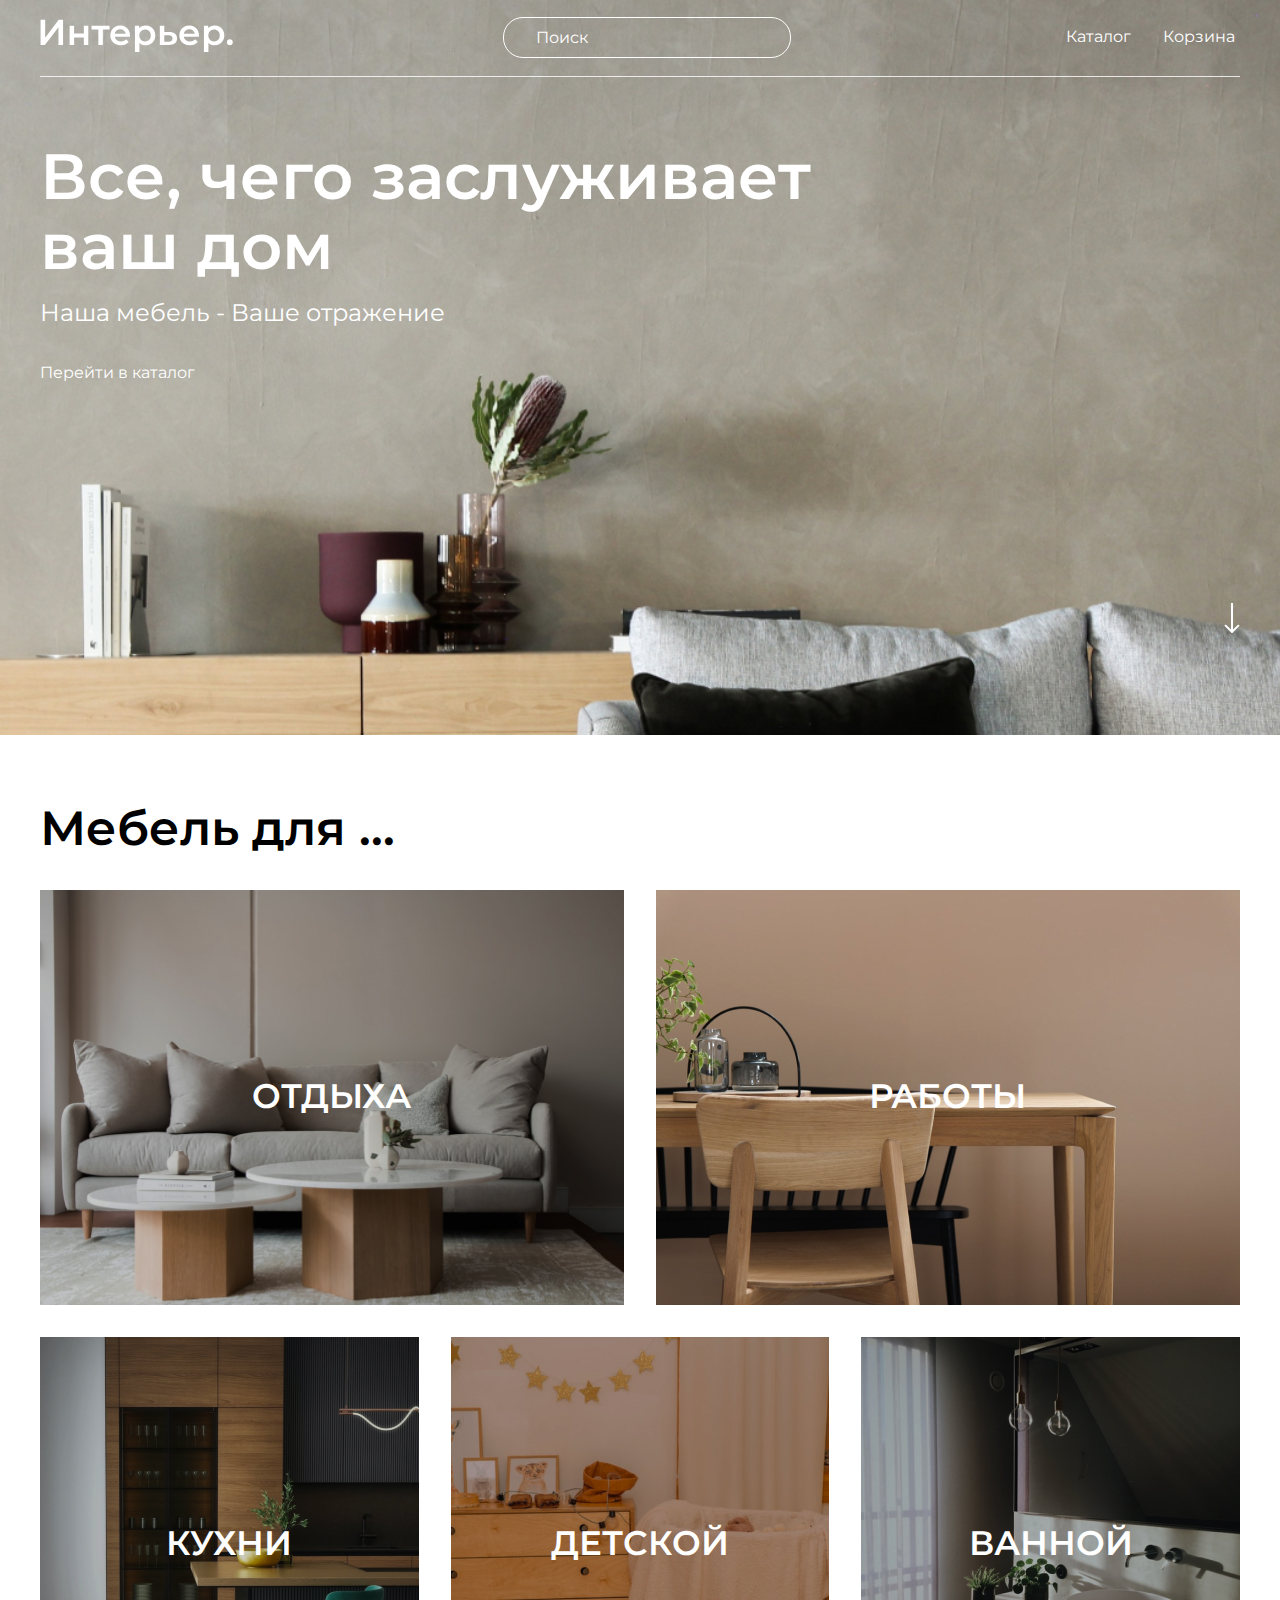
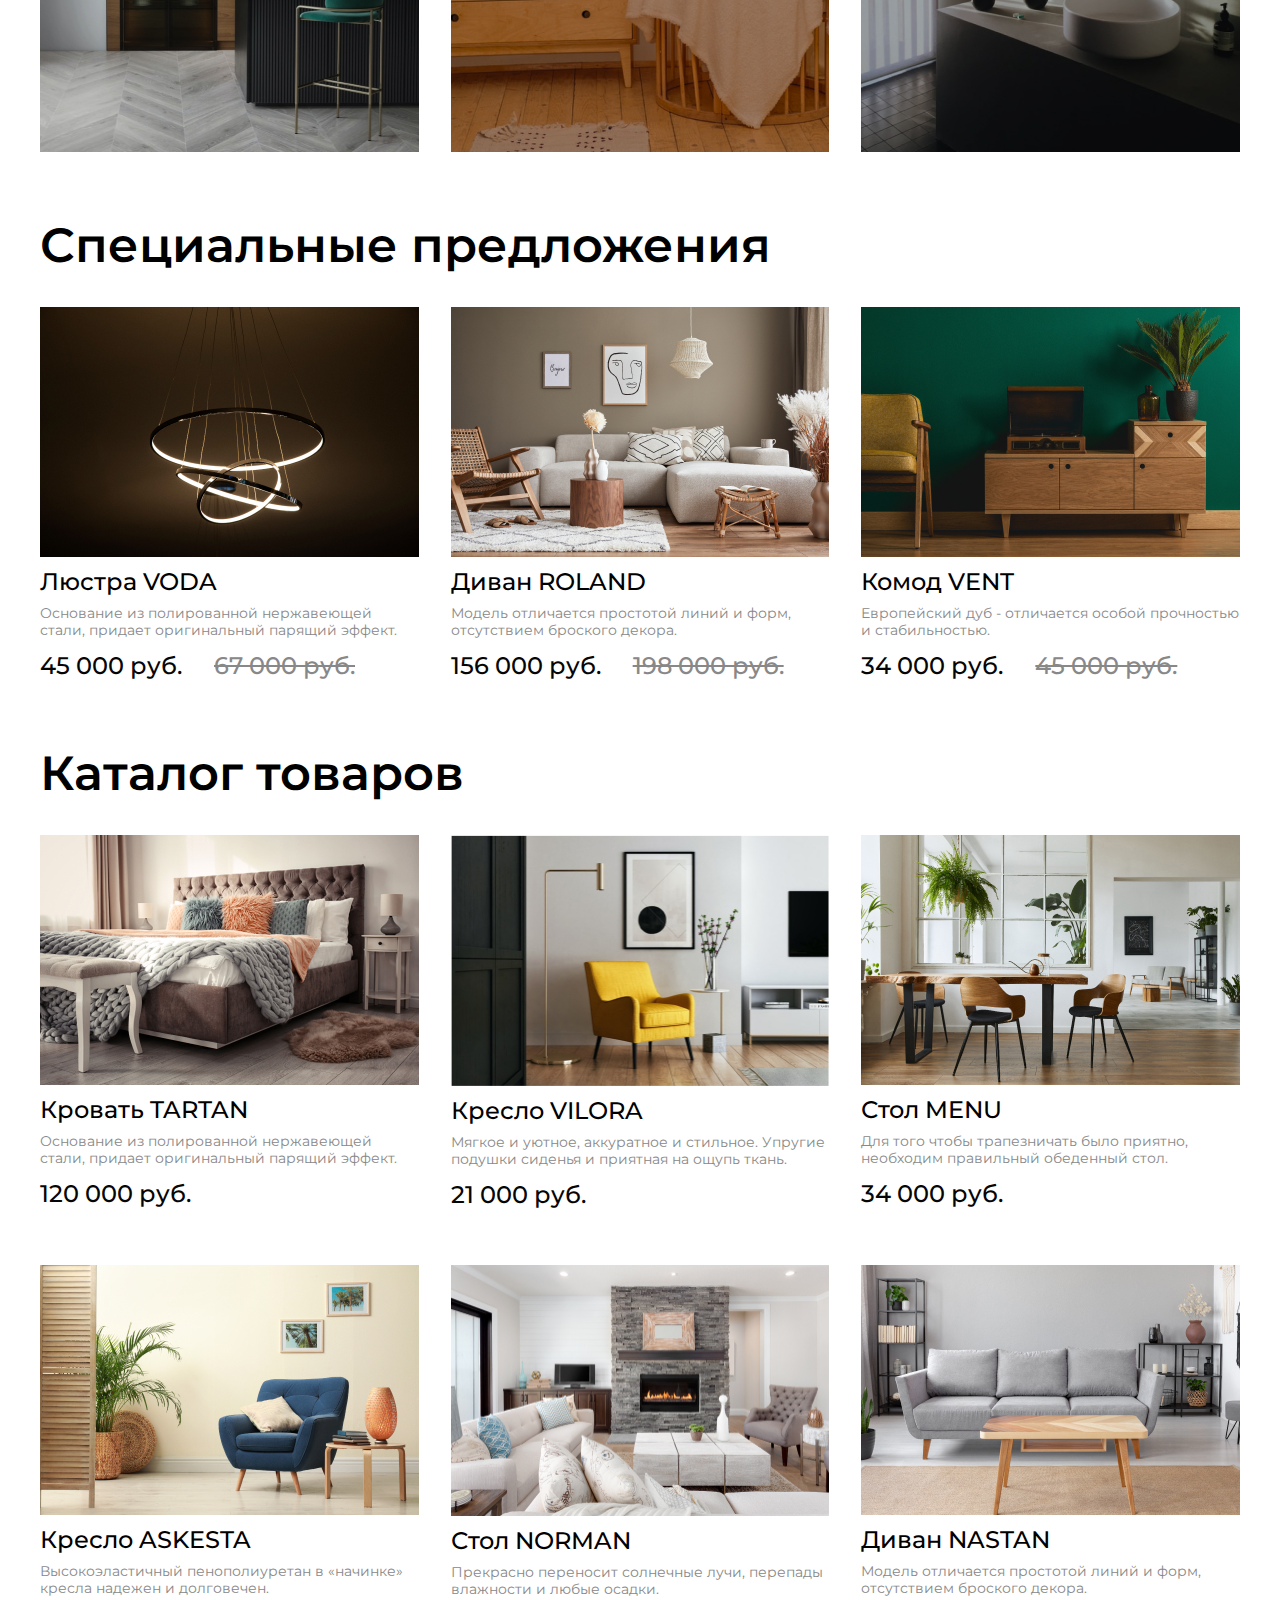
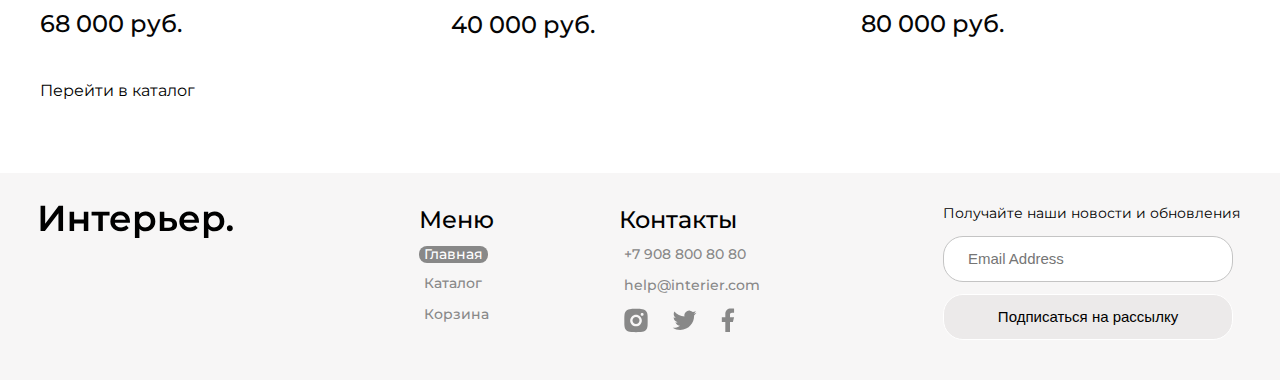
<file: index.html>
<!DOCTYPE html>
<html lang="ru">
  <head>
    <meta charset="UTF-8" />
    <meta http-equiv="X-UA-Compatible" content="IE=edge" />
    <meta name="viewport" content="width=device-width, initial-scale=1.0" />
    <meta
      name="keywords"
      content="Интернет-магазин мебели, мебель в Санкт-Петербурге"
    />
    <title>Интернет-магазин мебели</title>
    <link
      rel="apple-touch-icon"
      sizes="180x180"
      href="img/apple-touch-icon.png"
    />
    <link
      rel="icon"
      type="image/png"
      sizes="32x32"
      href="img/favicon-32x32.png"
    />
    <link
      rel="icon"
      type="image/png"
      sizes="16x16"
      href="img/favicon-16x16.png"
    />
    <link rel="manifest" href="/site.webmanifest" />
    <link rel="preconnect" href="https://fonts.googleapis.com" />
    <link rel="preconnect" href="https://fonts.gstatic.com" crossorigin />
    <link
      href="https://fonts.googleapis.com/css2?family=Montserrat:wght@400;500;600&family=Roboto&display=swap"
      rel="stylesheet"
    />
    <link rel="stylesheet" href="css/styles.css" />
  </head>
  <body>
    <div class="top center">
      <header class="header">
        <a class="header__logo" href="index.html"
          ><img class="header__logo-img" src="img/logo.svg" alt="Logo"
        /></a>
        <input class="header__input" type="text" placeholder="Поиск" />
        <nav class="header__nav">
          <a class="header__nav-link" href="catalog.html">Каталог</a>
          <a class="header__nav-link" href="cart.html">Корзина</a>
        </nav>
        <nav class="header__nav--mob">
          <a href="#"><img src="img/search-mob.svg" alt="Поиск" /></a>
          <a href="catalog.html"
            ><img src="img/cata_link-mob.svg" alt="Перейти в каталог"
          /></a>
          <a href="cart.html"
            ><img src="img/cart_link-mob.svg" alt="Перейти в корзину"
          /></a>
        </nav>
      </header>
      <section class="top_content">
        <h1 class="heading text-focus-in">Все, чего заслуживает ваш дом</h1>
        <p class="heading__txt tracking-in-contract">
          Наша мебель - Ваше отражение
        </p>
        <a class="link_cata tracking-in-expand-fwd-bottom" href="catalog.html"
          >Перейти в каталог</a
        >
        <a class="arrow slide-in-top" href="#bottom"
          ><img src="img/arrow.svg" alt="Вниз по странице"
        /></a>
      </section>
    </div>
    <section class="for center">
      <h2 class="tiny_heading">Мебель для ...</h2>
      <div class="for_content">
        <div class="for__item for__item--1 for__item--big">
          <a class="for__item-link" href="#">ОТДЫХА</a>
        </div>
        <div class="for__item for__item--2 for__item--big">
          <a class="for__item-link" href="#">РАБОТЫ</a>
        </div>
        <div class="for__item for__item--3">
          <a class="for__item-link" href="#">КУХНИ</a>
        </div>
        <div class="for__item for__item--4">
          <a class="for__item-link" href="#">ДЕТСКОЙ</a>
        </div>
        <div class="for__item for__item--5">
          <a class="for__item-link" href="#">ВАННОЙ</a>
        </div>
      </div>
    </section>
    <section class="product_box center">
      <h2 class="tiny_heading">Специальные предложения</h2>
      <div class="product__content">
        <div class="product">
          <img
            src="img/lustra_VODA.jpg"
            alt="Люстра VODA"
            title="Люстра VODA"
            class="product__img"
          />
          <a class="product__name" href="VODA.html">Люстра VODA</a>
          <p class="product__desc">
            Основание из полированной нержавеющей стали, придает оригинальный
            парящий эффект.
          </p>
          <div class="product_box_price">
            <span class="price">45 000 руб.</span>
            <span class="price price__discount">67 000 руб.</span>
          </div>
        </div>
        <div class="product">
          <img
            src="img/divan_ROLAND.jpg"
            alt="Диван ROLAND"
            title="Диван ROLAND"
            class="product__img"
          />
          <a class="product__name" href="ROLAND.html">Диван ROLAND</a>
          <p class="product__desc">
            Модель отличается простотой линий и форм, отсутствием броского
            декора.
          </p>
          <div class="product_box_price">
            <span class="price">156 000 руб.</span>
            <span class="price price__discount">198 000 руб.</span>
          </div>
        </div>
        <div class="product">
          <img
            src="img/komod_VENT.jpg"
            alt="Комод VENT"
            title="Комод VENT"
            class="product__img"
          />
          <a class="product__name" href="VENT.html">Комод VENT</a>
          <p class="product__desc">
            Европейский дуб - отличается особой прочностью и стабильностью.
          </p>
          <div class="product_box_price">
            <span class="price">34 000 руб.</span>
            <span class="price price__discount">45 000 руб.</span>
          </div>
        </div>
      </div>
    </section>
    <section class="product_box center">
      <h2 class="tiny_heading">Каталог товаров</h2>
      <div class="product__content">
        <div class="product">
          <img
            src="img/krovat_TARTAN.jpg"
            alt="Кровать TARTAN"
            title="Кровать TARTAN"
            class="product__img"
          />
          <a class="product__name" href="TARTAN.html">Кровать TARTAN</a>
          <p class="product__desc">
            Основание из полированной нержавеющей стали, придает оригинальный
            парящий эффект.
          </p>
          <div class="product_box_price">
            <span class="price">120 000 руб.</span>
          </div>
        </div>
        <div class="product">
          <img
            src="img/kreslo_VILORA.jpg"
            alt="Кресло VILORA"
            title="Кресло VILORA"
            class="product__img"
          />
          <a class="product__name" href="VILORA.html">Кресло VILORA</a>
          <p class="product__desc">
            Мягкое и уютное, аккуратное и стильное. Упругие подушки сиденья и
            приятная на ощупь ткань.
          </p>
          <div class="product_box_price">
            <span class="price">21 000 руб.</span>
          </div>
        </div>
        <div class="product">
          <img
            src="img/stol_MENU.jpg"
            alt="Стол MENU"
            title="Стол MENU"
            class="product__img"
          />
          <a class="product__name" href="MENU.html">Стол MENU</a>
          <p class="product__desc">
            Для того чтобы трапезничать было приятно, необходим правильный
            обеденный стол.
          </p>
          <div class="product_box_price">
            <span class="price">34 000 руб.</span>
          </div>
        </div>
        <div class="product">
          <img
            src="img/kreslo_ASKESTA.jpg"
            alt="Кресло ASKESTA"
            title="Кресло ASKESTA"
            class="product__img"
          />
          <a class="product__name" href="ASKESTA.html">Кресло ASKESTA</a>
          <p class="product__desc">
            Высокоэластичный пенополиуретан в «начинке» кресла надежен и
            долговечен.
          </p>
          <div class="product_box_price">
            <span class="price">68 000 руб.</span>
          </div>
        </div>
        <div class="product">
          <img
            src="img/stol_NORMAN.jpg"
            alt="Стол NORMAN"
            title="Стол NORMAN"
            class="product__img"
          />
          <a class="product__name" href="NORMAN.html">Стол NORMAN</a>
          <p class="product__desc">
            Прекрасно переносит солнечные лучи, перепады влажности и любые
            осадки.
          </p>
          <div class="product_box_price">
            <span class="price">40 000 руб.</span>
          </div>
        </div>
        <div class="product">
          <img
            src="img/divan_NASTAN.jpg"
            alt="Диван NASTAN"
            title="Диван NASTAN"
            class="product__img"
          />
          <a class="product__name" href="NASTAN.html">Диван NASTAN</a>
          <p class="product__desc">
            Модель отличается простотой линий и форм, отсутствием броского
            декора.
          </p>
          <div class="product_box_price">
            <span class="price">80 000 руб.</span>
          </div>
        </div>
      </div>
      <div class="link_box">
        <a class="low_link" href="catalog.html">Перейти в каталог</a>
      </div>
    </section>
    <footer class="footer center" id="bottom">
      <a class="footer__logo" href="index.html"
        ><img src="img/logo_black.svg" alt="Logo"
      /></a>
      <section class="footer__content">
        <div class="footer__info">
          <nav class="footer__item">
            <h4 class="footer__name">Меню</h4>
            <a class="footer__link footer__link--active" href="index.html"
              >Главная</a
            >
            <a class="footer__link" href="catalog.html">Каталог</a>
            <a class="footer__link" href="cart.html">Корзина</a>
          </nav>
          <div class="footer__item">
            <h4 class="footer__name">Контакты</h4>
            <a class="footer__link" href="tel:+79088008080">+7 908 800 80 80</a>
            <a class="footer__link" href="mailto:help@interier.com"
              >help@interier.com</a
            >
            <div class="footer_icon_box">
              <a href="#" target="_blank" class="footer_icon"
                ><svg
                  width="24"
                  height="25"
                  viewBox="0 0 24 25"
                  fill="none"
                  xmlns="http://www.w3.org/2000/svg"
                  class="footer__svg"
                >
                  <path
                    d="M12 0.833984C15.1698 0.833984 15.5653 0.845651 16.809 0.903984C18.0515 0.962318 18.8973 1.15715 19.6417 1.44648C20.4117 1.74282 21.0603 2.14415 21.709 2.79165C22.3022 3.37486 22.7613 4.08034 23.0542 4.85898C23.3423 5.60215 23.5383 6.44915 23.5967 7.69165C23.6515 8.93532 23.6667 9.33082 23.6667 12.5007C23.6667 15.6705 23.655 16.066 23.5967 17.3097C23.5383 18.5522 23.3423 19.398 23.0542 20.1423C22.7621 20.9214 22.303 21.627 21.709 22.2097C21.1256 22.8027 20.4202 23.2617 19.6417 23.5548C18.8985 23.843 18.0515 24.039 16.809 24.0973C15.5653 24.1522 15.1698 24.1673 12 24.1673C8.83017 24.1673 8.43467 24.1557 7.191 24.0973C5.9485 24.039 5.10267 23.843 4.35834 23.5548C3.57938 23.2625 2.87378 22.8034 2.291 22.2097C1.69764 21.6265 1.23859 20.921 0.945836 20.1423C0.656503 19.3992 0.461669 18.5522 0.403336 17.3097C0.348502 16.066 0.333336 15.6705 0.333336 12.5007C0.333336 9.33082 0.345002 8.93532 0.403336 7.69165C0.461669 6.44798 0.656503 5.60332 0.945836 4.85898C1.23778 4.07986 1.69694 3.37419 2.291 2.79165C2.87395 2.19809 3.5795 1.739 4.35834 1.44648C5.10267 1.15715 5.94734 0.962318 7.191 0.903984C8.43467 0.849151 8.83017 0.833984 12 0.833984ZM12 6.66732C10.4529 6.66732 8.96918 7.2819 7.87521 8.37586C6.78125 9.46982 6.16667 10.9536 6.16667 12.5007C6.16667 14.0477 6.78125 15.5315 7.87521 16.6254C8.96918 17.7194 10.4529 18.334 12 18.334C13.5471 18.334 15.0308 17.7194 16.1248 16.6254C17.2188 15.5315 17.8333 14.0477 17.8333 12.5007C17.8333 10.9536 17.2188 9.46982 16.1248 8.37586C15.0308 7.2819 13.5471 6.66732 12 6.66732ZM19.5833 6.37565C19.5833 5.98888 19.4297 5.61794 19.1562 5.34445C18.8827 5.07096 18.5118 4.91732 18.125 4.91732C17.7382 4.91732 17.3673 5.07096 17.0938 5.34445C16.8203 5.61794 16.6667 5.98888 16.6667 6.37565C16.6667 6.76243 16.8203 7.13336 17.0938 7.40685C17.3673 7.68034 17.7382 7.83398 18.125 7.83398C18.5118 7.83398 18.8827 7.68034 19.1562 7.40685C19.4297 7.13336 19.5833 6.76243 19.5833 6.37565ZM12 9.00065C12.9283 9.00065 13.8185 9.3694 14.4749 10.0258C15.1313 10.6822 15.5 11.5724 15.5 12.5007C15.5 13.4289 15.1313 14.3191 14.4749 14.9755C13.8185 15.6319 12.9283 16.0007 12 16.0007C11.0717 16.0007 10.1815 15.6319 9.52513 14.9755C8.86875 14.3191 8.5 13.4289 8.5 12.5007C8.5 11.5724 8.86875 10.6822 9.52513 10.0258C10.1815 9.3694 11.0717 9.00065 12 9.00065Z"
                    fill="#888888"
                  />
                </svg>
              </a>
              <a href="#" target="_blank" class="footer_icon">
                <svg
                  width="25"
                  height="20"
                  viewBox="0 0 25 20"
                  fill="none"
                  xmlns="http://www.w3.org/2000/svg"
                  class="footer__svg"
                >
                  <path
                    d="M24.5117 2.86128C23.6211 3.25525 22.6765 3.514 21.7094 3.62894C22.7288 3.01928 23.4917 2.05979 23.8561 0.929276C22.8994 1.49861 21.8506 1.89761 20.7574 2.11344C20.0231 1.32779 19.0498 0.806733 17.9888 0.631292C16.9279 0.45585 15.8387 0.635849 14.8905 1.1433C13.9424 1.65076 13.1885 2.45724 12.746 3.43737C12.3035 4.4175 12.1973 5.51635 12.4437 6.56311C10.5037 6.46587 8.60579 5.96172 6.87324 5.08338C5.14068 4.20505 3.61222 2.97217 2.38707 1.46478C1.95341 2.20964 1.72551 3.05637 1.72673 3.91828C1.72673 5.60994 2.58773 7.10444 3.89673 7.97944C3.12208 7.95506 2.36447 7.74585 1.68707 7.36928V7.42994C1.6873 8.55659 2.07716 9.6485 2.79056 10.5205C3.50395 11.3925 4.49696 11.991 5.60123 12.2144C4.88212 12.4093 4.12809 12.438 3.39623 12.2984C3.70758 13.2682 4.31441 14.1163 5.13176 14.7241C5.94911 15.3318 6.93605 15.6687 7.9544 15.6876C6.94229 16.4825 5.78344 17.0701 4.54409 17.4168C3.30475 17.7635 2.00922 17.8626 0.731567 17.7083C2.96188 19.1426 5.55818 19.9041 8.2099 19.9016C17.1851 19.9016 22.0932 12.4664 22.0932 6.01828C22.0932 5.80828 22.0874 5.59594 22.0781 5.38828C23.0334 4.69781 23.8579 3.84247 24.5129 2.86244L24.5117 2.86128Z"
                    fill="#888888"
                  />
                </svg>
              </a>
              <a href="#" target="_blank" class="footer_icon">
                <svg
                  width="14"
                  height="24"
                  viewBox="0 0 14 24"
                  fill="none"
                  xmlns="http://www.w3.org/2000/svg"
                  class="footer__svg"
                >
                  <path
                    d="M8.9893 13.9838H11.906L13.0726 9.31714H8.9893V6.98381C8.9893 5.78214 8.9893 4.65047 11.3226 4.65047H13.0726V0.730472C12.6923 0.680305 11.2561 0.567139 9.73947 0.567139C6.57197 0.567139 4.32263 2.50031 4.32263 6.05047V9.31714H0.822632V13.9838H4.32263V23.9005H8.9893V13.9838Z"
                    fill="#888888"
                  />
                </svg>
              </a>
            </div>
          </div>
        </div>
        <form class="footer__form" action="#">
          <p class="form__text">Получайте наши новости и обновления</p>
          <input class="form__email" type="email" placeholder="Email Address" />
          <button class="btn_submit" type="submit">
            Подписаться на рассылку
          </button>
        </form>
      </section>
    </footer>
  </body>
</html>
</file>
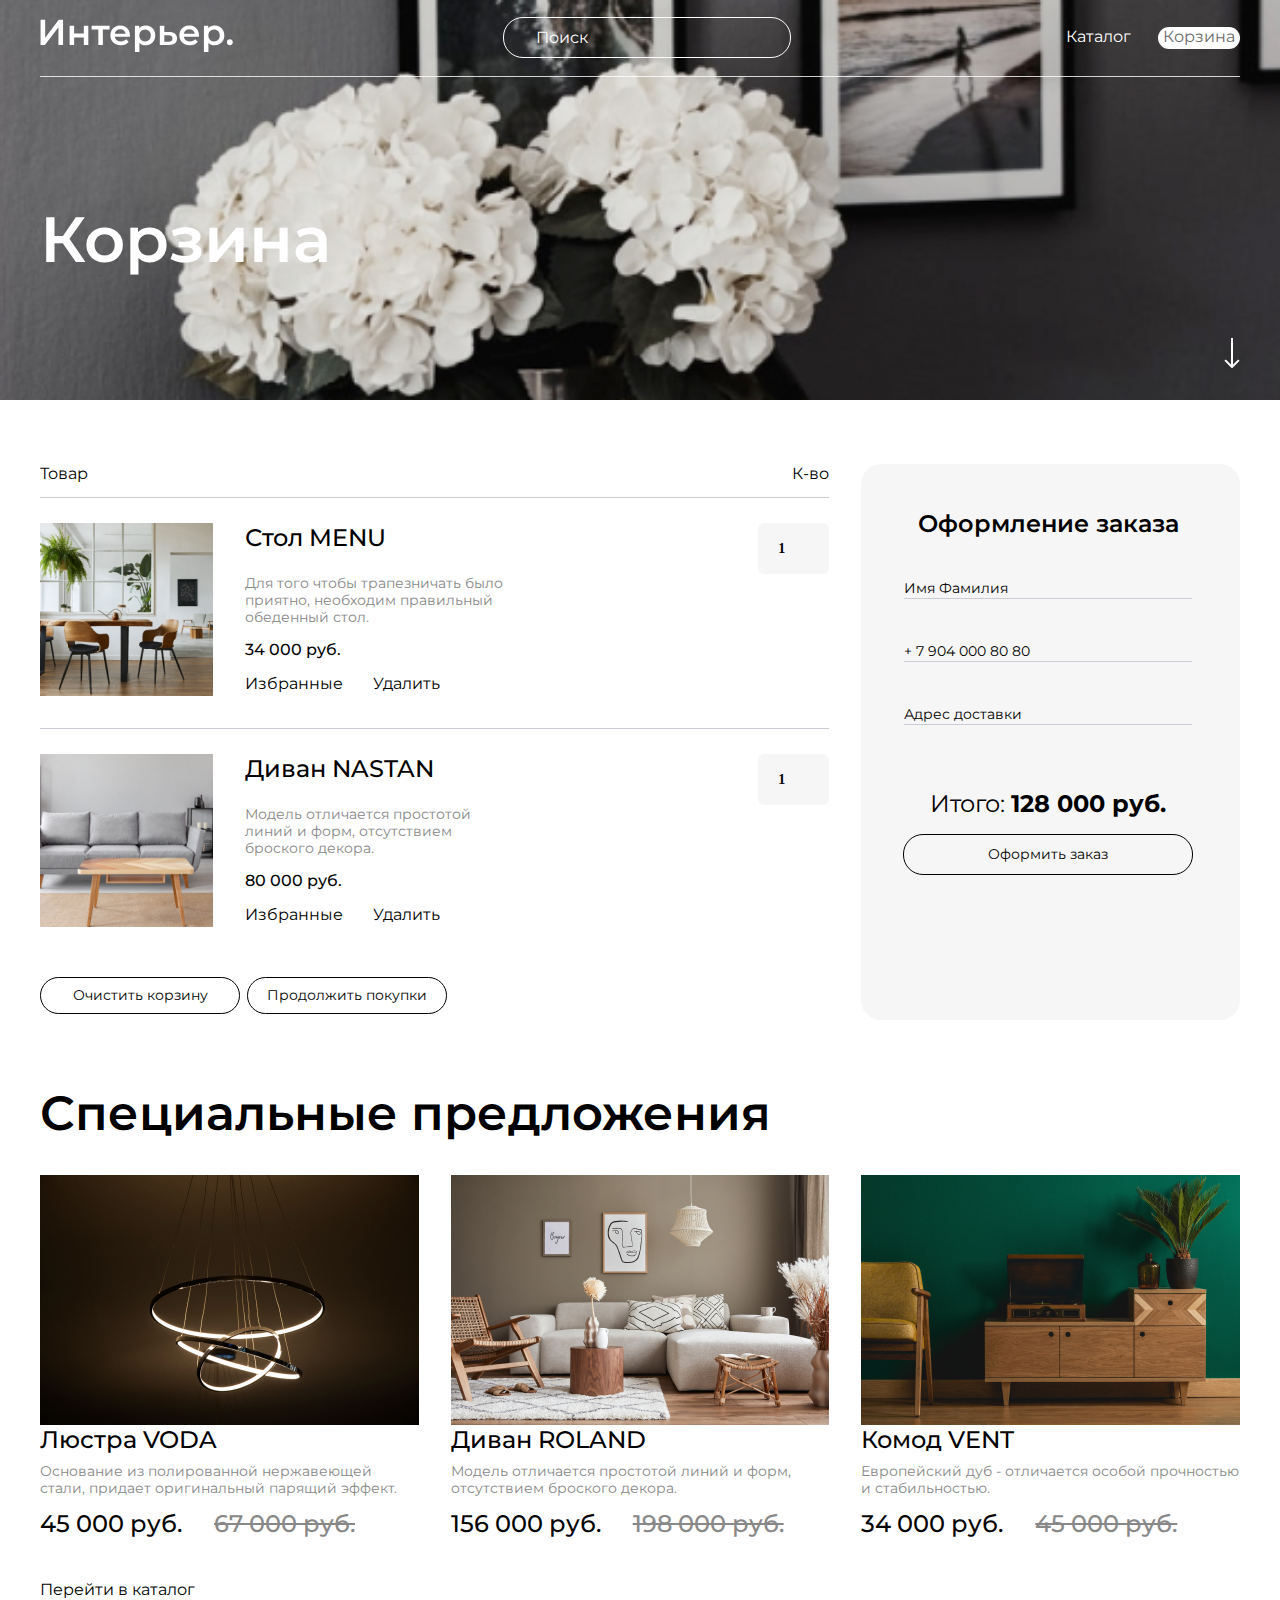
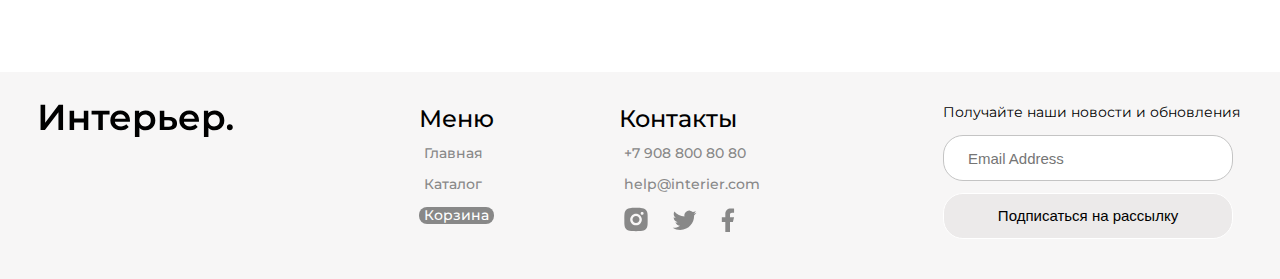
<file: cart.html>
<!DOCTYPE html>
<html lang="en">
  <head>
    <meta charset="UTF-8" />
    <meta http-equiv="X-UA-Compatible" content="IE=edge" />
    <meta name="viewport" content="width=device-width, initial-scale=1.0" />
    <meta
      name="keywords"
      content="Интернет-магазин мебели, мебель в Санкт-Петербурге"
    />
    <title>Корзина</title>
    <link
      rel="apple-touch-icon"
      sizes="180x180"
      href="img/apple-touch-icon.png"
    />
    <link
      rel="icon"
      type="image/png"
      sizes="32x32"
      href="img/favicon-32x32.png"
    />
    <link
      rel="icon"
      type="image/png"
      sizes="16x16"
      href="img/favicon-16x16.png"
    />
    <link rel="manifest" href="/site.webmanifest" />
    <link rel="preconnect" href="https://fonts.googleapis.com" />
    <link rel="preconnect" href="https://fonts.gstatic.com" crossorigin />
    <link
      href="https://fonts.googleapis.com/css2?family=Montserrat:wght@400;500;600&family=Roboto&display=swap"
      rel="stylesheet"
    />
    <link rel="stylesheet" href="css/styles.css" />
  </head>

  <body>
    <div class="top_part top_part--cart center">
      <header class="header">
        <a class="header__logo" href="index.html"
          ><img class="header__logo-img" src="img/logo.svg" alt="Logo"
        /></a>
        <input class="header__input" type="text" placeholder="Поиск" />
        <nav class="header__nav">
          <a class="header__nav-link" href="catalog.html">Каталог</a>
          <a class="header__nav-link header__nav-link--active" href="cart.html"
            >Корзина</a
          >
        </nav>
        <nav class="header__nav--mob">
          <a href="#"><img src="img/search-mob.svg" alt="Поиск" /></a>
          <a href="catalog.html"
            ><img src="img/cata_link-mob.svg" alt="Перейти в каталог"
          /></a>
          <a href="cart.html"
            ><img src="img/cart_link-mob.svg" alt="Перейти в корзину"
          /></a>
        </nav>
      </header>
      <section class="top_content--cata">
        <h1 class="heading tracking-in-expand">Корзина</h1>
        <a class="arrow" href="#bottom"
          ><img src="img/arrow.svg" alt="Вниз по странице"
        /></a>
      </section>
    </div>
    <section class="cart center">
      <div class="cart__content">
        <div class="cart_name_box">
          <p>Товар</p>
          <p>К-во</p>
        </div>
        <div class="cart__item">
          <div class="cart__left">
            <img
              class="cart__img"
              src="img/stol_MENU_cart.jpg"
              alt="Стол MENU"
            />
            <div class="cart__info">
              <a class="product__name" href="MENU.html">Стол MENU</a>
              <p class="product__desc">
                Для того чтобы трапезничать было приятно, необходим правильный
                обеденный стол.
              </p>
              <p class="cart__price">34 000 руб.</p>
              <div class="cart__link-box">
                <a href="#">Избранные</a>
                <a href="#">Удалить</a>
              </div>
            </div>
          </div>
          <input class="product_counter" type="number" value="1" min="1" />
        </div>
        <div class="cart__item">
          <div class="cart__left">
            <img
              class="cart__img"
              src="img/divan_NASTAN_cart.jpg"
              alt="Диван NASTAN"
            />
            <div class="cart__info">
              <a class="product__name" href="NASTAN.html">Диван NASTAN</a>
              <p class="product__desc">
                Модель отличается простотой линий и форм, отсутствием броского
                декора.
              </p>
              <p class="cart__price">80 000 руб.</p>
              <div class="cart__link-box">
                <a href="#">Избранные</a>
                <a href="#">Удалить</a>
              </div>
            </div>
          </div>
          <input class="product_counter" type="number" value="1" min="1" />
        </div>
        <div class="cart__button_box">
          <a href="#" class="cart__button">Очистить корзину</a>
          <a href="catalog.html" class="cart__button">Продолжить покупки</a>
        </div>
      </div>
      <div class="cart__form">
        <h3 class="cart__form-heading">Оформление заказа</h3>
        <form action="#" class="cart__form-box">
          <div class="cart__form-inputs">
            <input
              class="cart__form-input"
              type="text"
              placeholder="Имя Фамилия"
            />
            <input
              class="cart__form-input"
              type="tel"
              placeholder="+ 7 904 000 80 80"
            />
            <input
              class="cart__form-input"
              type="text"
              placeholder="Адрес доставки"
            />
          </div>
          <h3 class="cart__form-sum">Итого: <b>128 000 руб.</b></h3>
          <a class="cart__button cart__button--form" href="#">Оформить заказ</a>
        </form>
      </div>
    </section>
    <section class="product_box center">
      <h2 class="tiny_heading">Специальные предложения</h2>
      <div class="product__content">
        <div class="product">
          <img
            src="img/lustra_VODA.jpg"
            alt="Люстра VODA"
            title="Люстра VODA"
            class="product_img"
          />
          <a class="product__name" href="VODA.html">Люстра VODA</a>
          <p class="product__desc">
            Основание из полированной нержавеющей стали, придает оригинальный
            парящий эффект.
          </p>
          <div class="product_box_price">
            <span class="price">45 000 руб.</span>
            <span class="price price__discount">67 000 руб.</span>
          </div>
        </div>
        <div class="product">
          <img
            src="img/divan_ROLAND.jpg"
            alt="Диван ROLAND"
            title="Диван ROLAND"
            class="product_img"
          />
          <a class="product__name" href="ROLAND.html">Диван ROLAND</a>
          <p class="product__desc">
            Модель отличается простотой линий и форм, отсутствием броского
            декора.
          </p>
          <div class="product_box_price">
            <span class="price">156 000 руб.</span>
            <span class="price price__discount">198 000 руб.</span>
          </div>
        </div>
        <div class="product">
          <img
            src="img/komod_VENT.jpg"
            alt="Комод VENT"
            title="Комод VENT"
            class="product_img"
          />
          <a class="product__name" href="VENT.html">Комод VENT</a>
          <p class="product__desc">
            Европейский дуб - отличается особой прочностью и стабильностью.
          </p>
          <div class="product_box_price">
            <span class="price">34 000 руб.</span>
            <span class="price price__discount">45 000 руб.</span>
          </div>
        </div>
      </div>
    </section>
    <div class="link_box center">
      <a class="low_link" href="catalog.html">Перейти в каталог</a>
    </div>
    <footer class="footer center" id="bottom">
      <a class="footer__logo" href="index.html"
        ><img src="img/logo_black.svg" alt="Logo"
      /></a>
      <section class="footer__content">
        <div class="footer__info">
          <nav class="footer__item">
            <h4 class="footer__name">Меню</h4>
            <a class="footer__link" href="index.html">Главная</a>
            <a class="footer__link" href="catalog.html">Каталог</a>
            <a class="footer__link footer__link--active" href="cart.html"
              >Корзина</a
            >
          </nav>
          <div class="footer__item">
            <h4 class="footer__name">Контакты</h4>
            <a class="footer__link" href="tel:+79088008080">+7 908 800 80 80</a>
            <a class="footer__link" href="mailto:help@interier.com"
              >help@interier.com</a
            >
            <div class="footer_icon_box">
              <a href="#" target="_blank" class="footer_icon"
                ><svg
                  width="24"
                  height="25"
                  viewBox="0 0 24 25"
                  fill="none"
                  xmlns="http://www.w3.org/2000/svg"
                  class="footer__svg"
                >
                  <path
                    d="M12 0.833984C15.1698 0.833984 15.5653 0.845651 16.809 0.903984C18.0515 0.962318 18.8973 1.15715 19.6417 1.44648C20.4117 1.74282 21.0603 2.14415 21.709 2.79165C22.3022 3.37486 22.7613 4.08034 23.0542 4.85898C23.3423 5.60215 23.5383 6.44915 23.5967 7.69165C23.6515 8.93532 23.6667 9.33082 23.6667 12.5007C23.6667 15.6705 23.655 16.066 23.5967 17.3097C23.5383 18.5522 23.3423 19.398 23.0542 20.1423C22.7621 20.9214 22.303 21.627 21.709 22.2097C21.1256 22.8027 20.4202 23.2617 19.6417 23.5548C18.8985 23.843 18.0515 24.039 16.809 24.0973C15.5653 24.1522 15.1698 24.1673 12 24.1673C8.83017 24.1673 8.43467 24.1557 7.191 24.0973C5.9485 24.039 5.10267 23.843 4.35834 23.5548C3.57938 23.2625 2.87378 22.8034 2.291 22.2097C1.69764 21.6265 1.23859 20.921 0.945836 20.1423C0.656503 19.3992 0.461669 18.5522 0.403336 17.3097C0.348502 16.066 0.333336 15.6705 0.333336 12.5007C0.333336 9.33082 0.345002 8.93532 0.403336 7.69165C0.461669 6.44798 0.656503 5.60332 0.945836 4.85898C1.23778 4.07986 1.69694 3.37419 2.291 2.79165C2.87395 2.19809 3.5795 1.739 4.35834 1.44648C5.10267 1.15715 5.94734 0.962318 7.191 0.903984C8.43467 0.849151 8.83017 0.833984 12 0.833984ZM12 6.66732C10.4529 6.66732 8.96918 7.2819 7.87521 8.37586C6.78125 9.46982 6.16667 10.9536 6.16667 12.5007C6.16667 14.0477 6.78125 15.5315 7.87521 16.6254C8.96918 17.7194 10.4529 18.334 12 18.334C13.5471 18.334 15.0308 17.7194 16.1248 16.6254C17.2188 15.5315 17.8333 14.0477 17.8333 12.5007C17.8333 10.9536 17.2188 9.46982 16.1248 8.37586C15.0308 7.2819 13.5471 6.66732 12 6.66732ZM19.5833 6.37565C19.5833 5.98888 19.4297 5.61794 19.1562 5.34445C18.8827 5.07096 18.5118 4.91732 18.125 4.91732C17.7382 4.91732 17.3673 5.07096 17.0938 5.34445C16.8203 5.61794 16.6667 5.98888 16.6667 6.37565C16.6667 6.76243 16.8203 7.13336 17.0938 7.40685C17.3673 7.68034 17.7382 7.83398 18.125 7.83398C18.5118 7.83398 18.8827 7.68034 19.1562 7.40685C19.4297 7.13336 19.5833 6.76243 19.5833 6.37565ZM12 9.00065C12.9283 9.00065 13.8185 9.3694 14.4749 10.0258C15.1313 10.6822 15.5 11.5724 15.5 12.5007C15.5 13.4289 15.1313 14.3191 14.4749 14.9755C13.8185 15.6319 12.9283 16.0007 12 16.0007C11.0717 16.0007 10.1815 15.6319 9.52513 14.9755C8.86875 14.3191 8.5 13.4289 8.5 12.5007C8.5 11.5724 8.86875 10.6822 9.52513 10.0258C10.1815 9.3694 11.0717 9.00065 12 9.00065Z"
                    fill="#888888"
                  />
                </svg>
              </a>
              <a href="#" target="_blank" class="footer_icon">
                <svg
                  width="25"
                  height="20"
                  viewBox="0 0 25 20"
                  fill="none"
                  xmlns="http://www.w3.org/2000/svg"
                  class="footer__svg"
                >
                  <path
                    d="M24.5117 2.86128C23.6211 3.25525 22.6765 3.514 21.7094 3.62894C22.7288 3.01928 23.4917 2.05979 23.8561 0.929276C22.8994 1.49861 21.8506 1.89761 20.7574 2.11344C20.0231 1.32779 19.0498 0.806733 17.9888 0.631292C16.9279 0.45585 15.8387 0.635849 14.8905 1.1433C13.9424 1.65076 13.1885 2.45724 12.746 3.43737C12.3035 4.4175 12.1973 5.51635 12.4437 6.56311C10.5037 6.46587 8.60579 5.96172 6.87324 5.08338C5.14068 4.20505 3.61222 2.97217 2.38707 1.46478C1.95341 2.20964 1.72551 3.05637 1.72673 3.91828C1.72673 5.60994 2.58773 7.10444 3.89673 7.97944C3.12208 7.95506 2.36447 7.74585 1.68707 7.36928V7.42994C1.6873 8.55659 2.07716 9.6485 2.79056 10.5205C3.50395 11.3925 4.49696 11.991 5.60123 12.2144C4.88212 12.4093 4.12809 12.438 3.39623 12.2984C3.70758 13.2682 4.31441 14.1163 5.13176 14.7241C5.94911 15.3318 6.93605 15.6687 7.9544 15.6876C6.94229 16.4825 5.78344 17.0701 4.54409 17.4168C3.30475 17.7635 2.00922 17.8626 0.731567 17.7083C2.96188 19.1426 5.55818 19.9041 8.2099 19.9016C17.1851 19.9016 22.0932 12.4664 22.0932 6.01828C22.0932 5.80828 22.0874 5.59594 22.0781 5.38828C23.0334 4.69781 23.8579 3.84247 24.5129 2.86244L24.5117 2.86128Z"
                    fill="#888888"
                  />
                </svg>
              </a>
              <a href="#" target="_blank" class="footer_icon">
                <svg
                  width="14"
                  height="24"
                  viewBox="0 0 14 24"
                  fill="none"
                  xmlns="http://www.w3.org/2000/svg"
                  class="footer__svg"
                >
                  <path
                    d="M8.9893 13.9838H11.906L13.0726 9.31714H8.9893V6.98381C8.9893 5.78214 8.9893 4.65047 11.3226 4.65047H13.0726V0.730472C12.6923 0.680305 11.2561 0.567139 9.73947 0.567139C6.57197 0.567139 4.32263 2.50031 4.32263 6.05047V9.31714H0.822632V13.9838H4.32263V23.9005H8.9893V13.9838Z"
                    fill="#888888"
                  />
                </svg>
              </a>
            </div>
          </div>
        </div>
        <form class="footer__form" action="#">
          <p class="form__text">Получайте наши новости и обновления</p>
          <input class="form__email" type="email" placeholder="Email Address" />
          <button class="btn_submit" type="submit">
            Подписаться на рассылку
          </button>
        </form>
      </section>
    </footer>
  </body>
</html>
</file>
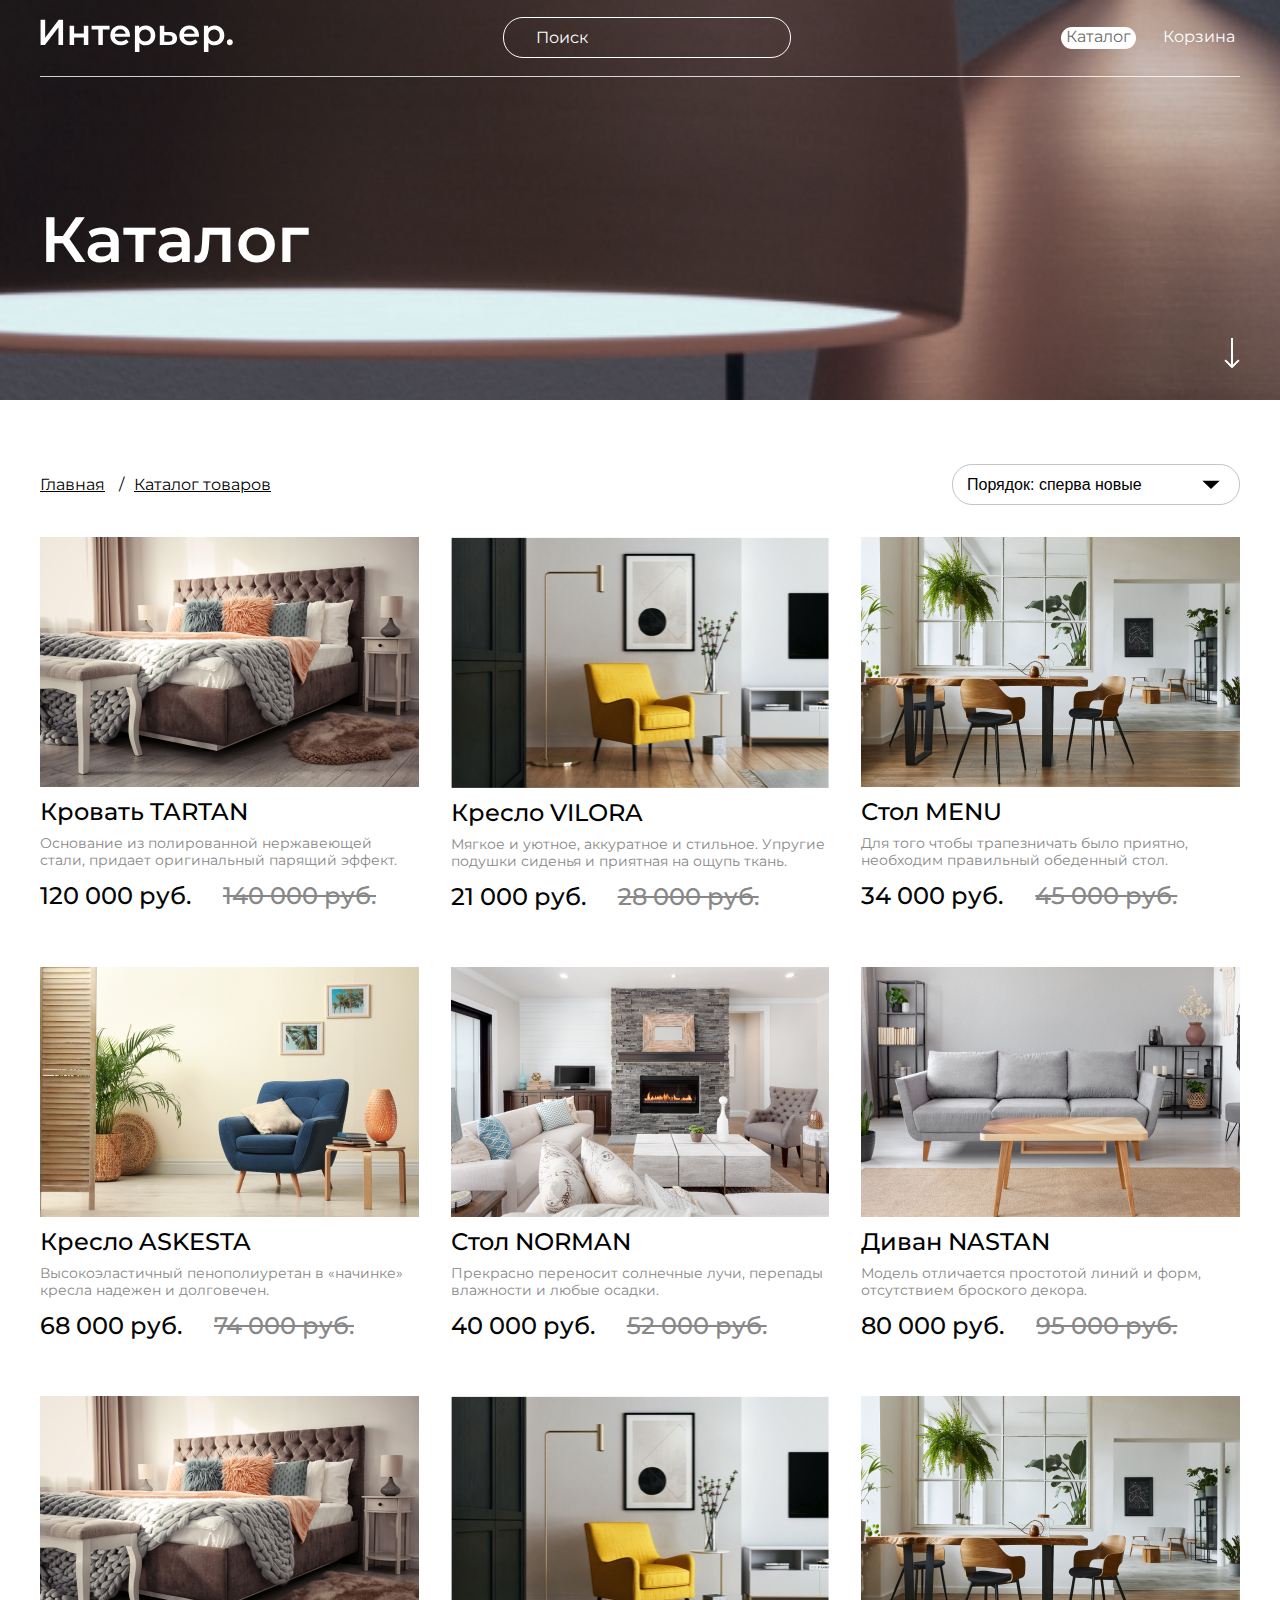
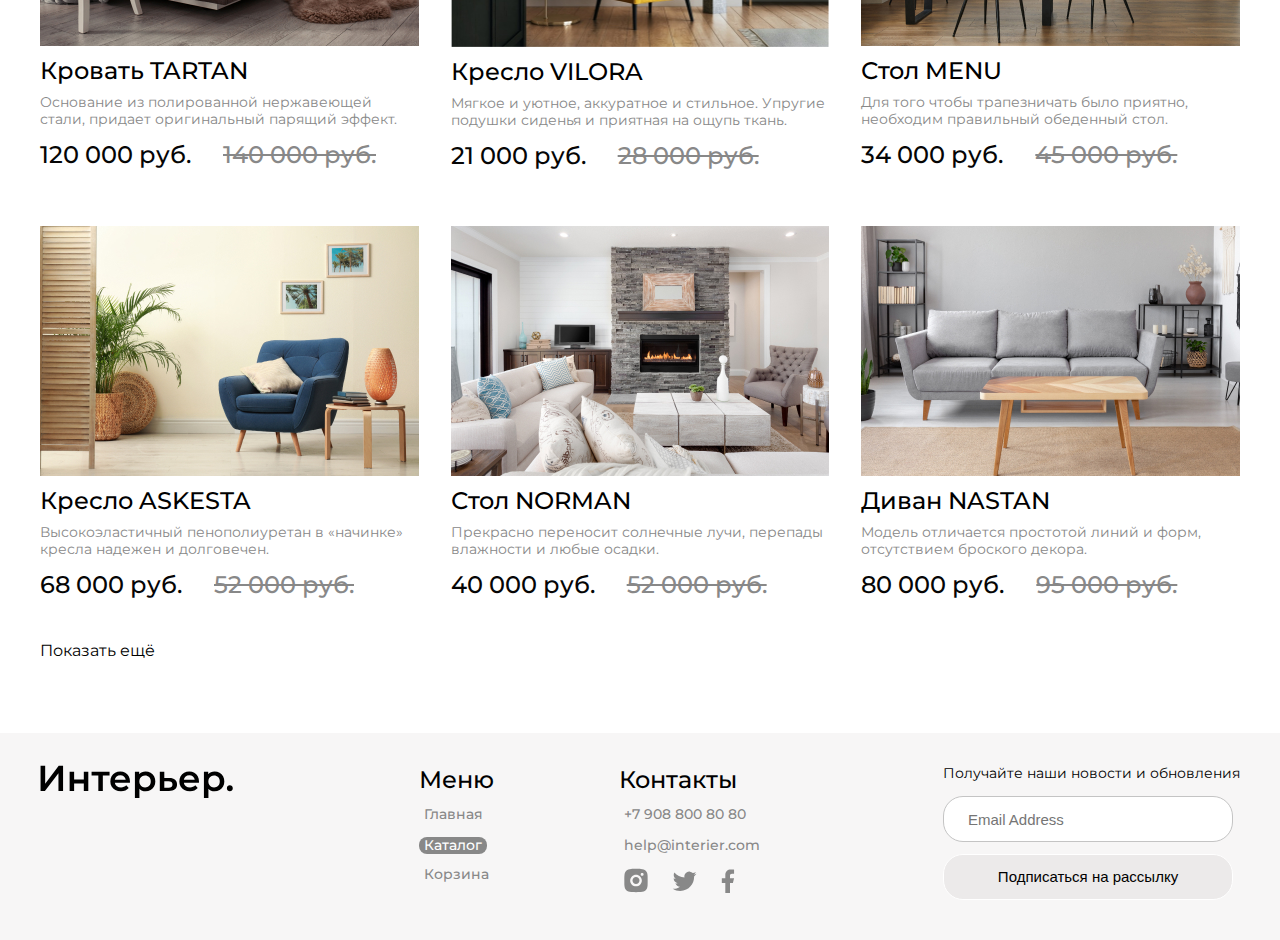
<file: catalog.html>
<!DOCTYPE html>
<html lang="en">
  <head>
    <meta charset="UTF-8" />
    <meta http-equiv="X-UA-Compatible" content="IE=edge" />
    <meta name="viewport" content="width=device-width, initial-scale=1.0" />
    <meta
      name="keywords"
      content="Интернет-магазин мебели, мебель в Санкт-Петербурге"
    />
    <title>Каталог мебели</title>
    <link
      rel="apple-touch-icon"
      sizes="180x180"
      href="img/apple-touch-icon.png"
    />
    <link
      rel="icon"
      type="image/png"
      sizes="32x32"
      href="img/favicon-32x32.png"
    />
    <link
      rel="icon"
      type="image/png"
      sizes="16x16"
      href="img/favicon-16x16.png"
    />
    <link rel="manifest" href="/site.webmanifest" />
    <link rel="preconnect" href="https://fonts.googleapis.com" />
    <link rel="preconnect" href="https://fonts.gstatic.com" crossorigin />
    <link
      href="https://fonts.googleapis.com/css2?family=Montserrat:wght@400;500;600&family=Roboto&display=swap"
      rel="stylesheet"
    />
    <link rel="stylesheet" href="css/styles.css" />
  </head>

  <body>
    <div class="top_part top_part--cata center">
      <header class="header">
        <a class="header__logo" href="index.html"
          ><img class="header__logo-img" src="img/logo.svg" alt="Logo"
        /></a>
        <input class="header__input" type="text" placeholder="Поиск" />
        <nav class="header__nav">
          <a
            class="header__nav-link header__nav-link--active"
            href="catalog.html"
            >Каталог</a
          >
          <a class="header__nav-link" href="cart.html">Корзина</a>
        </nav>
        <nav class="header__nav--mob">
          <a href="#"><img src="img/search-mob.svg" alt="Поиск" /></a>
          <a href="catalog.html"
            ><svg
              width="19"
              height="19"
              viewBox="0 0 19 19"
              fill="none"
              xmlns="http://www.w3.org/2000/svg"
            >
              <rect width="5" height="5" fill="white" />
              <rect y="7" width="5" height="5" fill="white" />
              <rect y="14" width="5" height="5" fill="white" />
              <rect x="7" y="7" width="5" height="5" fill="white" />
              <rect x="7" y="14" width="5" height="5" fill="white" />
              <rect x="7" width="5" height="5" fill="white" />
              <rect x="14" y="7" width="5" height="5" fill="white" />
              <rect x="14" y="14" width="5" height="5" fill="white" />
              <rect x="14" width="5" height="5" fill="white" />
            </svg>
          </a>
          <a href="cart.html"
            ><img src="img/cart_link-mob.svg" alt="Перейти в корзину"
          /></a>
        </nav>
      </header>
      <section class="top_content--cata">
        <h1 class="heading tracking-in-expand">Каталог</h1>
        <a class="arrow" href="#bottom"
          ><img src="img/arrow.svg" alt="Вниз по странице"
        /></a>
      </section>
    </div>
    <div class="nav-sort-cata center">
      <ul class="breadcrumbs">
        <li class="breadcrumbs__item">
          <a class="breadcrumbs__link" href="index.html">Главная</a>
        </li>
        <li class="breadcrumbs__item">
          <a class="breadcrumbs__link" href="catalog.html">Каталог товаров</a>
        </li>
      </ul>
      <div class="select">
        <select class="selector" name="select">
          <option selected value="1">Порядок: сперва новые</option>
          <option value="2">Порядок: сперва популярные</option>
          <option value="3">Порядок: сперва бюджетные</option>
          <option value="4">Порядок: сперва премиальные</option>
        </select>
      </div>
    </div>
    <section class="product_box center">
      <div class="product__content">
        <div class="product">
          <img
            src="img/krovat_TARTAN.jpg"
            alt="Кровать TARTAN"
            title="Кровать TARTAN"
            class="product__img"
          />
          <a class="product__name" href="TARTAN.html">Кровать TARTAN</a>
          <p class="product__desc">
            Основание из полированной нержавеющей стали, придает оригинальный
            парящий эффект.
          </p>
          <div class="product_box_price">
            <span class="price">120 000 руб.</span>
            <span class="price price__discount price--hiden">140 000 руб.</span>
          </div>
        </div>
        <div class="product">
          <img
            src="img/kreslo_VILORA.jpg"
            alt="Кресло VILORA"
            title="Кресло VILORA"
            class="product__img"
          />
          <a class="product__name" href="VILORA.html">Кресло VILORA</a>
          <p class="product__desc">
            Мягкое и уютное, аккуратное и стильное. Упругие подушки сиденья и
            приятная на ощупь ткань.
          </p>
          <div class="product_box_price">
            <span class="price">21 000 руб.</span>
            <span class="price price__discount price--hiden">28 000 руб.</span>
          </div>
        </div>
        <div class="product">
          <img
            src="img/stol_MENU.jpg"
            alt="Стол MENU"
            title="Стол MENU"
            class="product__img"
          />
          <a class="product__name" href="MENU.html">Стол MENU</a>
          <p class="product__desc">
            Для того чтобы трапезничать было приятно, необходим правильный
            обеденный стол.
          </p>
          <div class="product_box_price">
            <span class="price">34 000 руб.</span>
            <span class="price price__discount price--hiden">45 000 руб.</span>
          </div>
        </div>
        <div class="product">
          <img
            src="img/kreslo_ASKESTA.jpg"
            alt="Кресло ASKESTA"
            title="Кресло ASKESTA"
            class="product__img"
          />
          <a class="product__name" href="ASKESTA.html">Кресло ASKESTA</a>
          <p class="product__desc">
            Высокоэластичный пенополиуретан в «начинке» кресла надежен и
            долговечен.
          </p>
          <div class="product_box_price">
            <span class="price">68 000 руб.</span>
            <span class="price price__discount price--hiden">74 000 руб.</span>
          </div>
        </div>
        <div class="product">
          <img
            src="img/stol_NORMAN.jpg"
            alt="Стол NORMAN"
            title="Стол NORMAN"
            class="product__img"
          />
          <a class="product__name" href="NORMAN.html">Стол NORMAN</a>
          <p class="product__desc">
            Прекрасно переносит солнечные лучи, перепады влажности и любые
            осадки.
          </p>
          <div class="product_box_price">
            <span class="price">40 000 руб.</span>
            <span class="price price__discount price--hiden">52 000 руб.</span>
          </div>
        </div>
        <div class="product">
          <img
            src="img/divan_NASTAN.jpg"
            alt="Диван NASTAN"
            title="Диван NASTAN"
            class="product__img"
          />
          <a class="product__name" href="NASTAN.html">Диван NASTAN</a>
          <p class="product__desc">
            Модель отличается простотой линий и форм, отсутствием броского
            декора.
          </p>
          <div class="product_box_price">
            <span class="price">80 000 руб.</span>
            <span class="price price__discount price--hiden">95 000 руб.</span>
          </div>
        </div>
        <div class="product">
          <img
            src="img/krovat_TARTAN.jpg"
            alt="Кровать TARTAN"
            title="Кровать TARTAN"
            class="product__img"
          />
          <a class="product__name" href="TARTAN.html">Кровать TARTAN</a>
          <p class="product__desc">
            Основание из полированной нержавеющей стали, придает оригинальный
            парящий эффект.
          </p>
          <div class="product_box_price">
            <span class="price">120 000 руб.</span>
            <span class="price price__discount price--hiden">140 000 руб.</span>
          </div>
        </div>
        <div class="product">
          <img
            src="img/kreslo_VILORA.jpg"
            alt="Кресло VILORA"
            title="Кресло VILORA"
            class="product__img"
          />
          <a class="product__name" href="VILORA.html">Кресло VILORA</a>
          <p class="product__desc">
            Мягкое и уютное, аккуратное и стильное. Упругие подушки сиденья и
            приятная на ощупь ткань.
          </p>
          <div class="product_box_price">
            <span class="price">21 000 руб.</span>
            <span class="price price__discount price--hiden">28 000 руб.</span>
          </div>
        </div>
        <div class="product">
          <img
            src="img/stol_MENU.jpg"
            alt="Стол MENU"
            title="Стол MENU"
            class="product__img"
          />
          <a class="product__name" href="MENU.html">Стол MENU</a>
          <p class="product__desc">
            Для того чтобы трапезничать было приятно, необходим правильный
            обеденный стол.
          </p>
          <div class="product_box_price">
            <span class="price">34 000 руб.</span>
            <span class="price price__discount price--hiden">45 000 руб.</span>
          </div>
        </div>
        <div class="product">
          <img
            src="img/kreslo_ASKESTA.jpg"
            alt="Кресло ASKESTA"
            title="Кресло ASKESTA"
            class="product__img"
          />
          <a class="product__name" href="ASKESTA.html">Кресло ASKESTA</a>
          <p class="product__desc">
            Высокоэластичный пенополиуретан в «начинке» кресла надежен и
            долговечен.
          </p>
          <div class="product_box_price">
            <span class="price">68 000 руб.</span>
            <span class="price price__discount price--hiden">52 000 руб.</span>
          </div>
        </div>
        <div class="product">
          <img
            src="img/stol_NORMAN.jpg"
            alt="Стол NORMAN"
            title="Стол NORMAN"
            class="product__img"
          />
          <a class="product__name" href="NORMAN.html">Стол NORMAN</a>
          <p class="product__desc">
            Прекрасно переносит солнечные лучи, перепады влажности и любые
            осадки.
          </p>
          <div class="product_box_price">
            <span class="price">40 000 руб.</span>
            <span class="price price__discount price--hiden">52 000 руб.</span>
          </div>
        </div>
        <div class="product">
          <img
            src="img/divan_NASTAN.jpg"
            alt="Диван NASTAN"
            title="Диван NASTAN"
            class="product__img"
          />
          <a class="product__name" href="NASTAN.html">Диван NASTAN</a>
          <p class="product__desc">
            Модель отличается простотой линий и форм, отсутствием броского
            декора.
          </p>
          <div class="product_box_price">
            <span class="price">80 000 руб.</span>
            <span class="price price__discount price--hiden">95 000 руб.</span>
          </div>
        </div>
      </div>
      <div class="link_box">
        <a class="low_link" href="#">Показать ещё</a>
      </div>
    </section>
    <footer class="footer center" id="bottom">
      <a class="footer__logo" href="index.html"
        ><img src="img/logo_black.svg" alt="Logo"
      /></a>
      <section class="footer__content">
        <div class="footer__info">
          <nav class="footer__item">
            <h4 class="footer__name">Меню</h4>
            <a class="footer__link" href="index.html">Главная</a>
            <a class="footer__link footer__link--active" href="catalog.html"
              >Каталог</a
            >
            <a class="footer__link" href="cart.html">Корзина</a>
          </nav>
          <div class="footer__item">
            <h4 class="footer__name">Контакты</h4>
            <a class="footer__link" href="tel:+79088008080">+7 908 800 80 80</a>
            <a class="footer__link" href="mailto:help@interier.com"
              >help@interier.com</a
            >
            <div class="footer_icon_box">
              <a href="#" target="_blank" class="footer_icon"
                ><svg
                  width="24"
                  height="25"
                  viewBox="0 0 24 25"
                  fill="none"
                  xmlns="http://www.w3.org/2000/svg"
                  class="footer__svg"
                >
                  <path
                    d="M12 0.833984C15.1698 0.833984 15.5653 0.845651 16.809 0.903984C18.0515 0.962318 18.8973 1.15715 19.6417 1.44648C20.4117 1.74282 21.0603 2.14415 21.709 2.79165C22.3022 3.37486 22.7613 4.08034 23.0542 4.85898C23.3423 5.60215 23.5383 6.44915 23.5967 7.69165C23.6515 8.93532 23.6667 9.33082 23.6667 12.5007C23.6667 15.6705 23.655 16.066 23.5967 17.3097C23.5383 18.5522 23.3423 19.398 23.0542 20.1423C22.7621 20.9214 22.303 21.627 21.709 22.2097C21.1256 22.8027 20.4202 23.2617 19.6417 23.5548C18.8985 23.843 18.0515 24.039 16.809 24.0973C15.5653 24.1522 15.1698 24.1673 12 24.1673C8.83017 24.1673 8.43467 24.1557 7.191 24.0973C5.9485 24.039 5.10267 23.843 4.35834 23.5548C3.57938 23.2625 2.87378 22.8034 2.291 22.2097C1.69764 21.6265 1.23859 20.921 0.945836 20.1423C0.656503 19.3992 0.461669 18.5522 0.403336 17.3097C0.348502 16.066 0.333336 15.6705 0.333336 12.5007C0.333336 9.33082 0.345002 8.93532 0.403336 7.69165C0.461669 6.44798 0.656503 5.60332 0.945836 4.85898C1.23778 4.07986 1.69694 3.37419 2.291 2.79165C2.87395 2.19809 3.5795 1.739 4.35834 1.44648C5.10267 1.15715 5.94734 0.962318 7.191 0.903984C8.43467 0.849151 8.83017 0.833984 12 0.833984ZM12 6.66732C10.4529 6.66732 8.96918 7.2819 7.87521 8.37586C6.78125 9.46982 6.16667 10.9536 6.16667 12.5007C6.16667 14.0477 6.78125 15.5315 7.87521 16.6254C8.96918 17.7194 10.4529 18.334 12 18.334C13.5471 18.334 15.0308 17.7194 16.1248 16.6254C17.2188 15.5315 17.8333 14.0477 17.8333 12.5007C17.8333 10.9536 17.2188 9.46982 16.1248 8.37586C15.0308 7.2819 13.5471 6.66732 12 6.66732ZM19.5833 6.37565C19.5833 5.98888 19.4297 5.61794 19.1562 5.34445C18.8827 5.07096 18.5118 4.91732 18.125 4.91732C17.7382 4.91732 17.3673 5.07096 17.0938 5.34445C16.8203 5.61794 16.6667 5.98888 16.6667 6.37565C16.6667 6.76243 16.8203 7.13336 17.0938 7.40685C17.3673 7.68034 17.7382 7.83398 18.125 7.83398C18.5118 7.83398 18.8827 7.68034 19.1562 7.40685C19.4297 7.13336 19.5833 6.76243 19.5833 6.37565ZM12 9.00065C12.9283 9.00065 13.8185 9.3694 14.4749 10.0258C15.1313 10.6822 15.5 11.5724 15.5 12.5007C15.5 13.4289 15.1313 14.3191 14.4749 14.9755C13.8185 15.6319 12.9283 16.0007 12 16.0007C11.0717 16.0007 10.1815 15.6319 9.52513 14.9755C8.86875 14.3191 8.5 13.4289 8.5 12.5007C8.5 11.5724 8.86875 10.6822 9.52513 10.0258C10.1815 9.3694 11.0717 9.00065 12 9.00065Z"
                    fill="#888888"
                  />
                </svg>
              </a>
              <a href="#" target="_blank" class="footer_icon">
                <svg
                  width="25"
                  height="20"
                  viewBox="0 0 25 20"
                  fill="none"
                  xmlns="http://www.w3.org/2000/svg"
                  class="footer__svg"
                >
                  <path
                    d="M24.5117 2.86128C23.6211 3.25525 22.6765 3.514 21.7094 3.62894C22.7288 3.01928 23.4917 2.05979 23.8561 0.929276C22.8994 1.49861 21.8506 1.89761 20.7574 2.11344C20.0231 1.32779 19.0498 0.806733 17.9888 0.631292C16.9279 0.45585 15.8387 0.635849 14.8905 1.1433C13.9424 1.65076 13.1885 2.45724 12.746 3.43737C12.3035 4.4175 12.1973 5.51635 12.4437 6.56311C10.5037 6.46587 8.60579 5.96172 6.87324 5.08338C5.14068 4.20505 3.61222 2.97217 2.38707 1.46478C1.95341 2.20964 1.72551 3.05637 1.72673 3.91828C1.72673 5.60994 2.58773 7.10444 3.89673 7.97944C3.12208 7.95506 2.36447 7.74585 1.68707 7.36928V7.42994C1.6873 8.55659 2.07716 9.6485 2.79056 10.5205C3.50395 11.3925 4.49696 11.991 5.60123 12.2144C4.88212 12.4093 4.12809 12.438 3.39623 12.2984C3.70758 13.2682 4.31441 14.1163 5.13176 14.7241C5.94911 15.3318 6.93605 15.6687 7.9544 15.6876C6.94229 16.4825 5.78344 17.0701 4.54409 17.4168C3.30475 17.7635 2.00922 17.8626 0.731567 17.7083C2.96188 19.1426 5.55818 19.9041 8.2099 19.9016C17.1851 19.9016 22.0932 12.4664 22.0932 6.01828C22.0932 5.80828 22.0874 5.59594 22.0781 5.38828C23.0334 4.69781 23.8579 3.84247 24.5129 2.86244L24.5117 2.86128Z"
                    fill="#888888"
                  />
                </svg>
              </a>
              <a href="#" target="_blank" class="footer_icon">
                <svg
                  width="14"
                  height="24"
                  viewBox="0 0 14 24"
                  fill="none"
                  xmlns="http://www.w3.org/2000/svg"
                  class="footer__svg"
                >
                  <path
                    d="M8.9893 13.9838H11.906L13.0726 9.31714H8.9893V6.98381C8.9893 5.78214 8.9893 4.65047 11.3226 4.65047H13.0726V0.730472C12.6923 0.680305 11.2561 0.567139 9.73947 0.567139C6.57197 0.567139 4.32263 2.50031 4.32263 6.05047V9.31714H0.822632V13.9838H4.32263V23.9005H8.9893V13.9838Z"
                    fill="#888888"
                  />
                </svg>
              </a>
            </div>
          </div>
        </div>
        <form class="footer__form" action="#">
          <p class="form__text">Получайте наши новости и обновления</p>
          <input class="form__email" type="email" placeholder="Email Address" />
          <button class="btn_submit" type="submit">
            Подписаться на рассылку
          </button>
        </form>
      </section>
    </footer>
  </body>
</html>
</file>
<file: css/styles.css>
@-webkit-keyframes text-focus-in{0%{-webkit-filter:blur(12px);filter:blur(12px);opacity:0}100%{-webkit-filter:blur(0px);filter:blur(0px);opacity:1}}@keyframes text-focus-in{0%{-webkit-filter:blur(12px);filter:blur(12px);opacity:0}100%{-webkit-filter:blur(0px);filter:blur(0px);opacity:1}}@-webkit-keyframes tracking-in-expand{0%{letter-spacing:-0.5em;opacity:0}40%{opacity:.6}100%{opacity:1}}@keyframes tracking-in-expand{0%{letter-spacing:-0.5em;opacity:0}40%{opacity:.6}100%{opacity:1}}@-webkit-keyframes tracking-in-contract{0%{letter-spacing:1em;opacity:0}40%{opacity:.6}100%{letter-spacing:normal;opacity:1}}@keyframes tracking-in-contract{0%{letter-spacing:1em;opacity:0}40%{opacity:.6}100%{letter-spacing:normal;opacity:1}}@-webkit-keyframes tracking-in-expand-fwd-bottom{0%{letter-spacing:-0.5em;-webkit-transform:translateZ(-700px) translateY(500px);transform:translateZ(-700px) translateY(500px);opacity:0}40%{opacity:.6}100%{-webkit-transform:translateZ(0) translateY(0);transform:translateZ(0) translateY(0);opacity:1}}@keyframes tracking-in-expand-fwd-bottom{0%{letter-spacing:-0.5em;-webkit-transform:translateZ(-700px) translateY(500px);transform:translateZ(-700px) translateY(500px);opacity:0}40%{opacity:.6}100%{-webkit-transform:translateZ(0) translateY(0);transform:translateZ(0) translateY(0);opacity:1}}@-webkit-keyframes slide-in-top{0%{-webkit-transform:translateY(-1000px);transform:translateY(-1000px);opacity:0}100%{-webkit-transform:translateY(0);transform:translateY(0);opacity:1}}@keyframes slide-in-top{0%{-webkit-transform:translateY(-1000px);transform:translateY(-1000px);opacity:0}100%{-webkit-transform:translateY(0);transform:translateY(0);opacity:1}}*{margin:0;padding:0;-webkit-box-sizing:border-box;box-sizing:border-box}body{font-family:"Montserrat",sans-serif}a{color:#000;text-decoration:none}.top{height:735px;background-image:url(../img/header_bg.jpg);background-repeat:no-repeat;background-position:center;background-size:cover;background-attachment:fixed}.top a{color:#fff}.top a:not(.arrow,.header__nav-link--active)::after{content:"";width:0px;height:2px;display:block;background:#fff;-webkit-transition:300ms;transition:300ms}.top a:hover::after{width:100%}.center{padding-left:calc(50% - 600px);padding-right:calc(50% - 600px)}.header{border-bottom:.5px solid rgba(255,255,255,.8);display:-webkit-box;display:-ms-flexbox;display:flex;-ms-flex-wrap:wrap;flex-wrap:wrap;-webkit-box-orient:horizontal;-webkit-box-direction:normal;-ms-flex-direction:row;flex-direction:row;-ms-flex-line-pack:center;align-content:center;-webkit-box-pack:justify;-ms-flex-pack:justify;justify-content:space-between;-webkit-box-align:center;-ms-flex-align:center;align-items:center;height:77px}.header__input{width:288px;height:41px;border:1px solid #fff;border-radius:20px;background-color:rgba(0,0,0,0);outline:none;font-weight:400;font-size:16px;line-height:20px;color:#fff;padding-left:32px;padding-right:32px;-webkit-box-sizing:border-box;box-sizing:border-box;margin-top:18px;margin-bottom:19px}.header__input::-webkit-input-placeholder{font-family:"Montserrat";font-weight:400;font-size:16px;line-height:20px;color:#fff}.header__input::-moz-placeholder{font-family:"Montserrat";font-weight:400;font-size:16px;line-height:20px;color:#fff}.header__input:-ms-input-placeholder{font-family:"Montserrat";font-weight:400;font-size:16px;line-height:20px;color:#fff}.header__input::-ms-input-placeholder{font-family:"Montserrat";font-weight:400;font-size:16px;line-height:20px;color:#fff}.header__input::placeholder{font-family:"Montserrat";font-weight:400;font-size:16px;line-height:20px;color:#fff}.header__nav{display:-webkit-box;display:-ms-flexbox;display:flex;gap:22px}.header__nav--mob{display:none}.header__nav-link{font-weight:400;font-size:16px;line-height:20px;color:#fff;border:1px solid none;border-radius:20px;padding-left:5px;padding-right:5px;-webkit-box-sizing:border-box;box-sizing:border-box}.header__nav-link--active{background-color:#fff;color:#6b6b6b}.top_content{display:grid;grid-template-columns:repeat(2, 1fr);row-gap:16px;margin-top:64px}.top_content--cata{margin-top:127px;display:grid;grid-template-columns:repeat(2, 1fr);row-gap:64px}.heading{grid-column:span 4;font-weight:600;font-size:64px;line-height:70px;color:#fff;max-width:792px}.heading__txt{grid-column:span 4;font-weight:400;margin-bottom:16px;font-size:24px;line-height:32px;color:#fff}.text-focus-in{-webkit-animation:text-focus-in 1s cubic-bezier(0.55, 0.085, 0.68, 0.53) both;animation:text-focus-in 1s cubic-bezier(0.55, 0.085, 0.68, 0.53) both}.tracking-in-expand{-webkit-animation:tracking-in-expand 1s cubic-bezier(0.215, 0.61, 0.355, 1) .3s both;animation:tracking-in-expand 1s cubic-bezier(0.215, 0.61, 0.355, 1) .3s both}.tracking-in-contract{-webkit-animation:tracking-in-contract .8s cubic-bezier(0.165, 0.84, 0.44, 1) 1.4s both;animation:tracking-in-contract .8s cubic-bezier(0.165, 0.84, 0.44, 1) 1.4s both}.tracking-in-expand-fwd-bottom{-webkit-animation:tracking-in-expand-fwd-bottom .8s cubic-bezier(0.215, 0.61, 0.355, 1) 1.6s both;animation:tracking-in-expand-fwd-bottom .8s cubic-bezier(0.215, 0.61, 0.355, 1) 1.6s both}.link_cata{grid-column:span 4;margin-bottom:200px;font-weight:400;font-size:16px;line-height:24px;color:#fff;max-width:-webkit-max-content;max-width:-moz-max-content;max-width:max-content}.slide-in-top{-webkit-animation:slide-in-top .5s cubic-bezier(0.25, 0.46, 0.45, 0.94) 1.5s both;animation:slide-in-top .5s cubic-bezier(0.25, 0.46, 0.45, 0.94) 1.5s both}.arrow{grid-column:4;justify-self:end;-webkit-transition:all .3s;transition:all .3s}.arrow:hover{-webkit-transform:scale(1.35);transform:scale(1.35)}.for_content{display:grid;gap:32px;grid-template-columns:repeat(12, 1fr);margin-top:32px}.for__item{display:-webkit-box;display:-ms-flexbox;display:flex;height:415px;grid-column:span 4;-webkit-box-pack:center;-ms-flex-pack:center;justify-content:center;-webkit-box-align:center;-ms-flex-align:center;align-items:center}.for__item--big{grid-column:span 6}.for__item--1{background-image:url(../img/otdih.jpg);background-repeat:no-repeat;background-size:cover;background-position:center}.for__item-link{font-weight:600;font-size:34px;line-height:41px;color:#fff;-webkit-transition:all .3s;transition:all .3s}.for__item-link:hover{-webkit-transform:scale(1.35);transform:scale(1.35);text-decoration:none}.for__item-link::after{content:"";width:0px;height:2px;display:block;background:#fff;-webkit-transition:300ms;transition:300ms}.for__item-link:hover::after{width:100%}.for__item--2{background-image:url(../img/rabota.jpg);background-repeat:no-repeat;background-size:cover;background-position:center}.for__item--3{background-image:url(../img/kuhnya.jpg);background-repeat:no-repeat;background-size:cover;background-position:center}.for__item--4{background-image:url(../img/detskaya.jpg);background-repeat:no-repeat;background-size:cover;background-position:center}.for__item--5{background-image:url(../img/vannaya.jpg);background-repeat:no-repeat;background-size:cover;background-position:center}.tiny_heading{font-weight:600;font-size:48px;line-height:59px;margin-bottom:32px;padding-top:64px}.product{width:378.6666666667px;display:-webkit-box;display:-ms-flexbox;display:flex;-webkit-box-orient:vertical;-webkit-box-direction:normal;-ms-flex-direction:column;flex-direction:column;-webkit-transition:all .3s;transition:all .3s;-webkit-box-sizing:border-box;box-sizing:border-box}.product:hover{-webkit-transform:scale(1.05);transform:scale(1.05);-webkit-box-shadow:0 0 10px #8d8d8d;box-shadow:0 0 10px #8d8d8d}.product__content{display:-webkit-box;display:-ms-flexbox;display:flex;-webkit-column-gap:32px;-moz-column-gap:32px;column-gap:32px;row-gap:56px;-ms-flex-wrap:wrap;flex-wrap:wrap}.product__img{width:100%;margin-bottom:10px}.product__name{max-width:-webkit-max-content;max-width:-moz-max-content;max-width:max-content;margin-bottom:7px;font-weight:500;font-size:24px;line-height:29px}.product__name::after{content:"";width:0px;height:2px;display:block;background:#000;-webkit-transition:300ms;transition:300ms}.product__name:hover::after{width:100%}.product__desc{font-weight:400;font-size:14px;line-height:17px;color:#888}.product_box_price{display:-webkit-box;display:-ms-flexbox;display:flex;gap:32px;margin-top:12px}.price{font-weight:500;font-size:24px;line-height:29px;color:#050505}.price__discount{text-decoration:line-through;color:#888}.price_hide{display:none}.link_box{margin-top:40px;margin-bottom:68px;max-width:-webkit-max-content;max-width:-moz-max-content;max-width:max-content}.low_link{font-weight:400;font-size:16px;line-height:24px;max-width:-webkit-max-content;max-width:-moz-max-content;max-width:max-content;-webkit-transition:300ms;transition:300ms}.low_link:hover{color:#888;text-decoration:none}.low_link::after{content:"";width:0px;height:2px;display:block;background:#888;-webkit-transition:300ms;transition:300ms}.low_link:hover::after{width:100%}.footer{background-color:#f7f6f6;background-repeat:no-repeat;padding-top:32px;display:-webkit-box;display:-ms-flexbox;display:flex;-ms-flex-wrap:wrap;flex-wrap:wrap;-webkit-box-orient:horizontal;-webkit-box-direction:normal;-ms-flex-direction:row;flex-direction:row;-webkit-box-pack:justify;-ms-flex-pack:justify;justify-content:space-between}.footer__logo:hover{-webkit-transition:all 1s;transition:all 1s;-webkit-transform:scale(1.05);transform:scale(1.05)}.footer__logo::after{content:"";width:0px;height:2px;display:block;background:#000;-webkit-transition:300ms;transition:300ms}.footer__logo:hover::after{width:100%}.footer__content{display:-webkit-box;display:-ms-flexbox;display:flex;-webkit-box-orient:horizontal;-webkit-box-direction:normal;-ms-flex-direction:row;flex-direction:row;-ms-flex-wrap:wrap;flex-wrap:wrap;-webkit-column-gap:178px;-moz-column-gap:178px;column-gap:178px}.footer__info{display:-webkit-box;display:-ms-flexbox;display:flex;-webkit-box-orient:horizontal;-webkit-box-direction:normal;-ms-flex-direction:row;flex-direction:row;-ms-flex-wrap:wrap;flex-wrap:wrap;-webkit-box-pack:justify;-ms-flex-pack:justify;justify-content:space-between;-webkit-column-gap:125px;-moz-column-gap:125px;column-gap:125px}.footer__item{display:-webkit-box;display:-ms-flexbox;display:flex;-webkit-box-orient:vertical;-webkit-box-direction:normal;-ms-flex-direction:column;flex-direction:column;-ms-flex-wrap:wrap;flex-wrap:wrap;gap:12px}.footer__item .footer__name{font-weight:500;font-size:24px;line-height:29px}.footer__item .footer__link{font-weight:500;font-size:14px;line-height:17px;color:#888;border:1px solid none;border-radius:8px;padding:0 5px;max-width:-webkit-max-content;max-width:-moz-max-content;max-width:max-content}.footer__item .footer__link:not(.footer__link--active)::after{content:"";width:0px;height:2px;display:block;background:#888;-webkit-transition:300ms;transition:300ms}.footer__item .footer__link:hover::after{width:100%}.footer__item .footer__link--active{background-color:#888;color:#fff}.footer_icon_box{display:-webkit-box;display:-ms-flexbox;display:flex;gap:24px;-webkit-box-align:center;-ms-flex-align:center;align-items:center;padding-left:5px}.footer_icon{-webkit-transition:all .3s;transition:all .3s}.footer_icon:hover{-webkit-transform:scale(1.35);transform:scale(1.35)}.footer__svg:hover path{-webkit-transition:all .3s;transition:all .3s;fill:#000}.footer__form{display:-webkit-box;display:-ms-flexbox;display:flex;-webkit-box-orient:vertical;-webkit-box-direction:normal;-ms-flex-direction:column;flex-direction:column;-ms-flex-wrap:wrap;flex-wrap:wrap;-webkit-box-pack:center;-ms-flex-pack:center;justify-content:center;-webkit-box-align:start;-ms-flex-align:start;align-items:flex-start;padding-bottom:40px}.footer__form .form__text{font-weight:400;margin-bottom:15px;font-size:14px;line-height:16px}.footer__form .form__email{background:#fff;border:1px solid #c4c4c4;-webkit-box-sizing:border-box;box-sizing:border-box;border-radius:20px;height:46px;width:290px;font-size:15px;line-height:18px;color:#c4c4c4;padding-left:24px;padding-right:24px;outline:none}.footer__form::-webkit-input-placeholder{font-family:"Montserrat";font-style:normal;font-weight:400;font-size:15px;line-height:18px;color:#c4c4c4}.footer__form::-moz-placeholder{font-family:"Montserrat";font-style:normal;font-weight:400;font-size:15px;line-height:18px;color:#c4c4c4}.footer__form:-ms-input-placeholder{font-family:"Montserrat";font-style:normal;font-weight:400;font-size:15px;line-height:18px;color:#c4c4c4}.footer__form::-ms-input-placeholder{font-family:"Montserrat";font-style:normal;font-weight:400;font-size:15px;line-height:18px;color:#c4c4c4}.footer__form::placeholder{font-family:"Montserrat";font-style:normal;font-weight:400;font-size:15px;line-height:18px;color:#c4c4c4}.footer__form .btn_submit{font-weight:400;background:rgba(222,215,215,.41);border:1px solid #fff;-webkit-box-sizing:border-box;box-sizing:border-box;border-radius:20px;width:290px;height:46px;font-size:15px;line-height:18px;margin-top:12px;-webkit-transition:all 1s;transition:all 1s}.footer__form .btn_submit:hover{background:#000;border:1px solid #fff;color:#fff}.cart{display:grid;grid-template-columns:repeat(12, minmax(60px, 12fr));gap:32px}.cart__content{grid-column:span 8}.cart_name_box{display:-webkit-box;display:-ms-flexbox;display:flex;-webkit-box-pack:justify;-ms-flex-pack:justify;justify-content:space-between;padding-bottom:14px}.cart__form{background:#f7f6f6;height:556px;border-radius:20px;grid-column:span 4;display:-webkit-box;display:-ms-flexbox;display:flex;-webkit-box-orient:vertical;-webkit-box-direction:normal;-ms-flex-direction:column;flex-direction:column;-ms-flex-wrap:wrap;flex-wrap:wrap;-webkit-box-align:center;-ms-flex-align:center;align-items:center;gap:35px;padding-top:42px;padding-left:27px;padding-right:32px}.cart__form-heading{font-weight:600;font-size:24px;line-height:36px}.cart__form-box{display:-webkit-box;display:-ms-flexbox;display:flex;-webkit-box-orient:vertical;-webkit-box-direction:normal;-ms-flex-direction:column;flex-direction:column;-ms-flex-wrap:wrap;flex-wrap:wrap;-webkit-box-align:center;-ms-flex-align:center;align-items:center}.cart__form-inputs{display:-webkit-box;display:-ms-flexbox;display:flex;-ms-flex-wrap:wrap;flex-wrap:wrap;-webkit-box-orient:vertical;-webkit-box-direction:normal;-ms-flex-direction:column;flex-direction:column;-webkit-box-align:center;-ms-flex-align:center;align-items:center;-ms-flex-line-pack:center;align-content:center;gap:41px;margin-bottom:64px}.cart__form-input{width:288px;height:22px;background-color:rgba(0,0,0,0);border:none;border-bottom:1px solid #cacdd8;outline:none;font-family:"Montserrat";font-style:normal;font-weight:400;font-size:14px;line-height:17px;color:#000}.cart__form-input::-webkit-input-placeholder{font-family:"Montserrat";font-style:normal;font-weight:400;font-size:14px;line-height:17px;color:#000}.cart__form-input::-moz-placeholder{font-family:"Montserrat";font-style:normal;font-weight:400;font-size:14px;line-height:17px;color:#000}.cart__form-input:-ms-input-placeholder{font-family:"Montserrat";font-style:normal;font-weight:400;font-size:14px;line-height:17px;color:#000}.cart__form-input::-ms-input-placeholder{font-family:"Montserrat";font-style:normal;font-weight:400;font-size:14px;line-height:17px;color:#000}.cart__form-input::placeholder{font-family:"Montserrat";font-style:normal;font-weight:400;font-size:14px;line-height:17px;color:#000}.cart__form-sum{font-weight:400;font-size:24px;line-height:29px;margin-bottom:16px}.cart__item{border-top:.5px solid #cacdd8;padding-bottom:32px;padding-top:25px;display:-webkit-box;display:-ms-flexbox;display:flex;-webkit-box-pack:justify;-ms-flex-pack:justify;justify-content:space-between;-webkit-box-align:start;-ms-flex-align:start;align-items:flex-start}.cart__left{display:-webkit-box;display:-ms-flexbox;display:flex;gap:32px}.cart__info{width:276px;display:-webkit-box;display:-ms-flexbox;display:flex;-webkit-box-orient:vertical;-webkit-box-direction:normal;-ms-flex-direction:column;flex-direction:column;gap:14px}.cart__link-box{display:-webkit-box;display:-ms-flexbox;display:flex;-webkit-box-orient:horizontal;-webkit-box-direction:normal;-ms-flex-direction:row;flex-direction:row;-ms-flex-wrap:wrap;flex-wrap:wrap;-webkit-box-pack:start;-ms-flex-pack:start;justify-content:flex-start;gap:30px}.cart__price{font-weight:500;font-size:16px;line-height:20px;color:#050505}.cart__button_box{display:-webkit-box;display:-ms-flexbox;display:flex;-webkit-box-orient:horizontal;-webkit-box-direction:normal;-ms-flex-direction:row;flex-direction:row;-ms-flex-wrap:nowrap;flex-wrap:nowrap;-webkit-box-pack:start;-ms-flex-pack:start;justify-content:flex-start;gap:7px;margin-top:18px}.cart__button{display:-webkit-box;display:-ms-flexbox;display:flex;-webkit-box-align:center;-ms-flex-align:center;align-items:center;-webkit-box-pack:center;-ms-flex-pack:center;justify-content:center;padding-top:10px;padding-bottom:10px;color:#020202;-webkit-box-sizing:border-box;box-sizing:border-box;border-radius:20px;border:1px solid #000;width:200px;height:37px;font-weight:400;font-size:14px;line-height:17px;background-color:rgba(0,0,0,0);-webkit-transition:all 1s;transition:all 1s}.cart__button--form{-ms-flex-item-align:center;align-self:center;width:290px;height:41px}.cart__button:hover{background:#000;border:1px solid #fff;color:#fff;text-decoration:none}.product_counter{background:#f7f6f6;border-radius:6px;height:51px;width:71px;-webkit-box-sizing:border-box;box-sizing:border-box;outline:none;border:none;padding-left:20px;padding-right:16px;font-family:"Poppins";font-weight:600;font-size:14px;line-height:210%}.top_part{height:400px;display:-webkit-box;display:-ms-flexbox;display:flex;-webkit-box-orient:vertical;-webkit-box-direction:normal;-ms-flex-direction:column;flex-direction:column;margin-bottom:64px}.top_part--cata{background-image:url(../img/cata_header_bgi.jpg);background-repeat:no-repeat;background-position:center;background-size:cover;background-attachment:fixed}.top_part--cata a:not(.arrow,.header__nav-link--active)::after{content:"";width:0px;height:2px;display:block;background:#fff;-webkit-transition:300ms;transition:300ms}.top_part--cata a:hover::after{width:100%}.top_part--cart{background-image:url(../img/cart_header_bgi.jpg);background-repeat:no-repeat;background-position:center;background-size:cover;background-attachment:fixed}.top_part--cart a:not(.arrow,.header__nav-link--active)::after{content:"";width:0px;height:2px;display:block;background:#fff;-webkit-transition:300ms;transition:300ms}.top_part--cart a:hover::after{width:100%}.nav-sort-cata{display:-webkit-box;display:-ms-flexbox;display:flex;-webkit-box-orient:horizontal;-webkit-box-direction:normal;-ms-flex-direction:row;flex-direction:row;-ms-flex-wrap:wrap;flex-wrap:wrap;-webkit-box-pack:justify;-ms-flex-pack:justify;justify-content:space-between;-webkit-box-align:center;-ms-flex-align:center;align-items:center;padding-bottom:32px}.nav-sort-cata .breadcrumbs{list-style-type:none;display:-webkit-box;display:-ms-flexbox;display:flex;-ms-flex-wrap:nowrap;flex-wrap:nowrap;-webkit-box-align:center;-ms-flex-align:center;align-items:center}.nav-sort-cata .breadcrumbs__link{text-decoration:underline}.nav-sort-cata .breadcrumbs__link:hover{color:#888;text-decoration:none}.nav-sort-cata .breadcrumbs__item{font-weight:400;font-size:16px;line-height:32px}.nav-sort-cata .breadcrumbs__item:not(:last-child)::after{content:"/";font-style:normal;text-decoration:none;font-weight:400;font-size:16px;line-height:32px;padding-left:10px;padding-right:10px}.nav-sort-cata .select select{width:288px;padding-left:14px;padding-right:14px;height:41px;border:1px solid #c4c4c4;border-radius:20px;-webkit-appearance:none;-moz-appearance:none;appearance:none;font-style:normal;font-weight:400;font-size:16px;line-height:20px;background:none;outline:none;background:url(../img/strelka_selector.svg) no-repeat;background-position:93% 50%}@media(max-width: 1024px){.center{padding-left:calc(50% - 393px);padding-right:calc(50% - 393px)}.for_item{height:268px}.product__content{-webkit-column-gap:28px;-moz-column-gap:28px;column-gap:28px;row-gap:39px}.price--hiden{display:block}.cart{grid-template-columns:repeat(8, minmax(60px, 8fr));row-gap:64px}.footer__content{-webkit-column-gap:145px;-moz-column-gap:145px;column-gap:145px}.footer__logo{display:none}}@media(min-width: 768px)and (max-width: 833px){.center{padding-left:24px;padding-right:24px}.product{width:345px}.footer__content{-webkit-column-gap:83px;-moz-column-gap:83px;column-gap:83px}}@media(max-width: 767px){.center{padding-left:16px;padding-right:16px}.header{padding-top:32px;border-bottom:none}.header__input{display:none}.header__nav{display:none}.header__nav--mob{display:-webkit-box;display:-ms-flexbox;display:flex;-webkit-box-align:center;-ms-flex-align:center;align-items:center;gap:32px}.header__logo-img{width:99px}.top_content{margin-top:48px}.top_content .link_cata{font-weight:400;font-size:14px;line-height:24px;text-align:center}.heading{font-weight:600;font-size:48px;line-height:59px;text-align:center}.heading__txt{font-weight:400;font-size:16px;line-height:32px;text-align:center}.tiny_heading{padding-top:32px;font-size:24px;line-height:29px;text-align:center}.for_content{grid-template-columns:repeat(4, 1fr);gap:16px}.for_content .for__item{grid-column:1/-1;height:375px}.for_content .for__item--big{height:244px}.for_content .for__item-link{font-size:28px;line-height:34px}.product{width:99vw}.product__content{-webkit-box-pack:center;-ms-flex-pack:center;justify-content:center;row-gap:32px}.product__content .product__name{font-size:18px;line-height:22px;margin-bottom:4px}.product__content .price{font-size:18px;line-height:22px}.product_box_price{margin-top:8px;gap:56px}.link_box{margin-top:32px;margin-bottom:32px}.footer__form{padding-bottom:32px}.footer__content{-webkit-box-pack:center;-ms-flex-pack:center;justify-content:center;gap:34px}.footer__info{gap:95px}.nav-sort-cata{row-gap:16px}.nav-sort-cata .breadcrumbs{font-size:14px}.cart{grid-template-columns:repeat(4, minmax(60px, 4fr))}.cart__content{grid-column:span 4}.cart_name_box{display:none}.cart__img{display:none}.cart__form{grid-column:span 4;max-width:376px}.cart__button{width:163px;font-size:12px;line-height:15px}.cart__button--form{width:290px}}@media(max-width: 415px){.tiny_heading{text-align:start}}/*# sourceMappingURL=styles.css.map */
</file>
